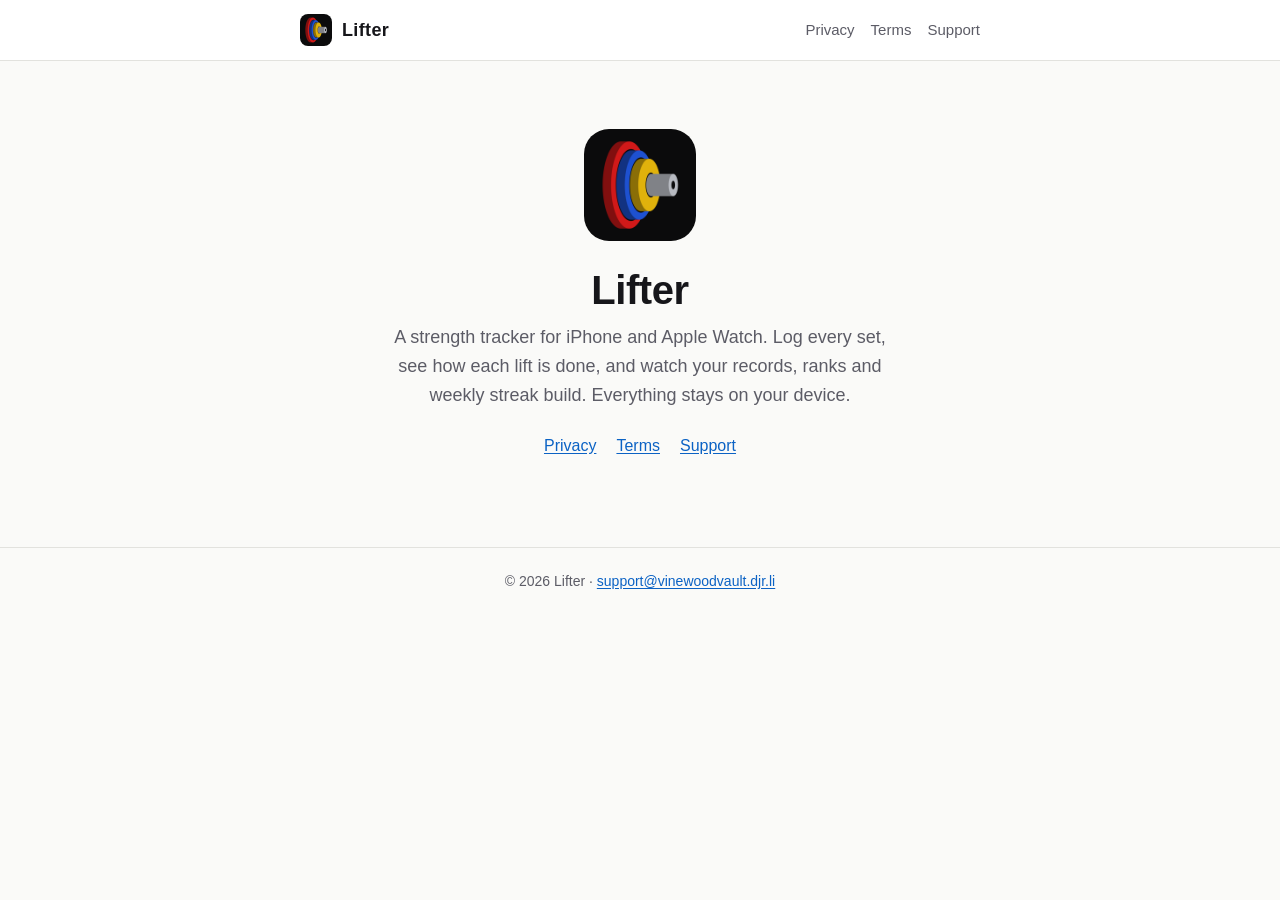
<file: index.html>
<!doctype html>
<html lang="en">
<head>
<meta charset="utf-8">
<meta name="viewport" content="width=device-width, initial-scale=1">
<title>Lifter</title>
<meta name="description" content="Lifter is a strength tracker for iPhone and Apple Watch. No account, and your data stays on your device.">
<link rel="icon" href="icon.png" type="image/png">
<link rel="stylesheet" href="style.css">
</head>
<body>
<header class="site">
  <div class="inner">
    <a class="wordmark" href="index.html"><img src="icon.png" alt="">Lifter</a>
    <nav>
      <a href="privacy.html">Privacy</a>
      <a href="terms.html">Terms</a>
      <a href="support.html">Support</a>
    </nav>
  </div>
</header>

<main>
  <div class="hero">
    <img class="icon" src="icon.png" alt="">
    <h1>Lifter</h1>
    <p class="blurb">A strength tracker for iPhone and Apple Watch. Log every
      set, see how each lift is done, and watch your records, ranks and weekly
      streak build. Everything stays on your device.</p>
    <div class="links">
      <a href="privacy.html">Privacy</a>
      <a href="terms.html">Terms</a>
      <a href="support.html">Support</a>
    </div>
  </div>
</main>

<footer>
  &copy; 2026 Lifter &middot; <a href="mailto:support@vinewoodvault.djr.li">support@vinewoodvault.djr.li</a>
</footer>
</body>
</html>
</file>
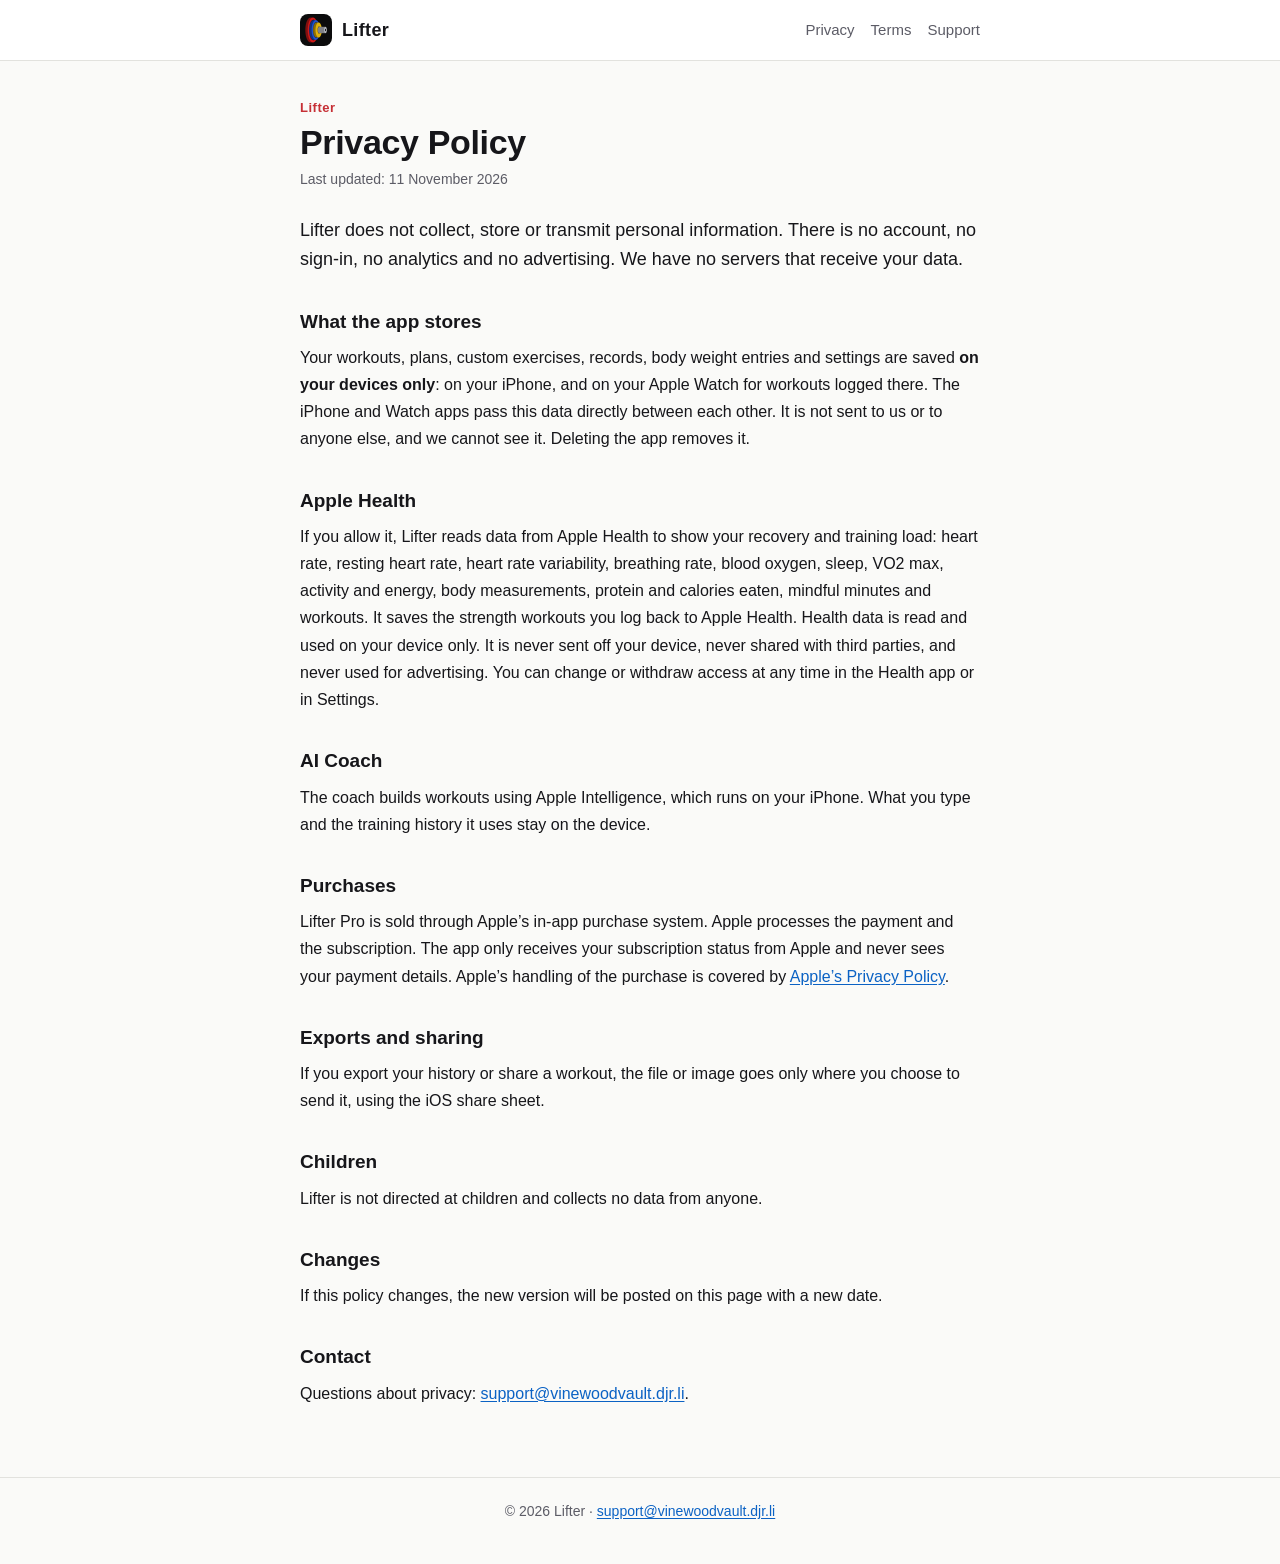
<file: privacy.html>
<!doctype html>
<html lang="en">
<head>
<meta charset="utf-8">
<meta name="viewport" content="width=device-width, initial-scale=1">
<title>Privacy Policy &middot; Lifter</title>

<link rel="icon" href="icon.png" type="image/png">
<link rel="stylesheet" href="style.css">
</head>
<body>
<header class="site">
  <div class="inner">
    <a class="wordmark" href="index.html"><img src="icon.png" alt="">Lifter</a>
    <nav>
      <a href="privacy.html">Privacy</a>
      <a href="terms.html">Terms</a>
      <a href="support.html">Support</a>
    </nav>
  </div>
</header>

<main>
  <p class="eyebrow">Lifter</p>
  <h1>Privacy Policy</h1>
  <p class="updated">Last updated: <time datetime="2026-11-11">11 November 2026</time></p>

  <p class="lede">Lifter does not collect, store or transmit personal
    information. There is no account, no sign-in, no analytics and no
    advertising. We have no servers that receive your data.</p>

  <h2>What the app stores</h2>
  <p>Your workouts, plans, custom exercises, records, body weight entries and
    settings are saved <strong>on your devices only</strong>: on your iPhone,
    and on your Apple Watch for workouts logged there. The iPhone and Watch
    apps pass this data directly between each other. It is not sent to us or
    to anyone else, and we cannot see it. Deleting the app removes it.</p>

  <h2>Apple Health</h2>
  <p>If you allow it, Lifter reads data from Apple Health to show your
    recovery and training load: heart rate, resting heart rate, heart rate
    variability, breathing rate, blood oxygen, sleep, VO2 max, activity and
    energy, body measurements, protein and calories eaten, mindful minutes and
    workouts. It
    saves the strength workouts you log back to Apple Health. Health data is
    read and used on your device only. It is never sent off your device, never
    shared with third parties, and never used for advertising. You can change
    or withdraw access at any time in the Health app or in Settings.</p>

  <h2>AI Coach</h2>
  <p>The coach builds workouts using Apple Intelligence, which runs on your
    iPhone. What you type and the training history it uses stay on the device.</p>

  <h2>Purchases</h2>
  <p>Lifter Pro is sold through Apple&rsquo;s in-app purchase system. Apple
    processes the payment and the subscription. The app only receives your
    subscription status from Apple and never sees your payment details.
    Apple&rsquo;s handling of the purchase is covered by
    <a href="https://www.apple.com/legal/privacy/">Apple&rsquo;s Privacy Policy</a>.</p>

  <h2>Exports and sharing</h2>
  <p>If you export your history or share a workout, the file or image goes
    only where you choose to send it, using the iOS share sheet.</p>

  <h2>Children</h2>
  <p>Lifter is not directed at children and collects no data from anyone.</p>

  <h2>Changes</h2>
  <p>If this policy changes, the new version will be posted on this page with
    a new date.</p>

  <h2>Contact</h2>
  <p>Questions about privacy: <a href="mailto:support@vinewoodvault.djr.li">support@vinewoodvault.djr.li</a>.</p>
</main>

<footer>
  &copy; 2026 Lifter &middot; <a href="mailto:support@vinewoodvault.djr.li">support@vinewoodvault.djr.li</a>
</footer>
</body>
</html>
</file>
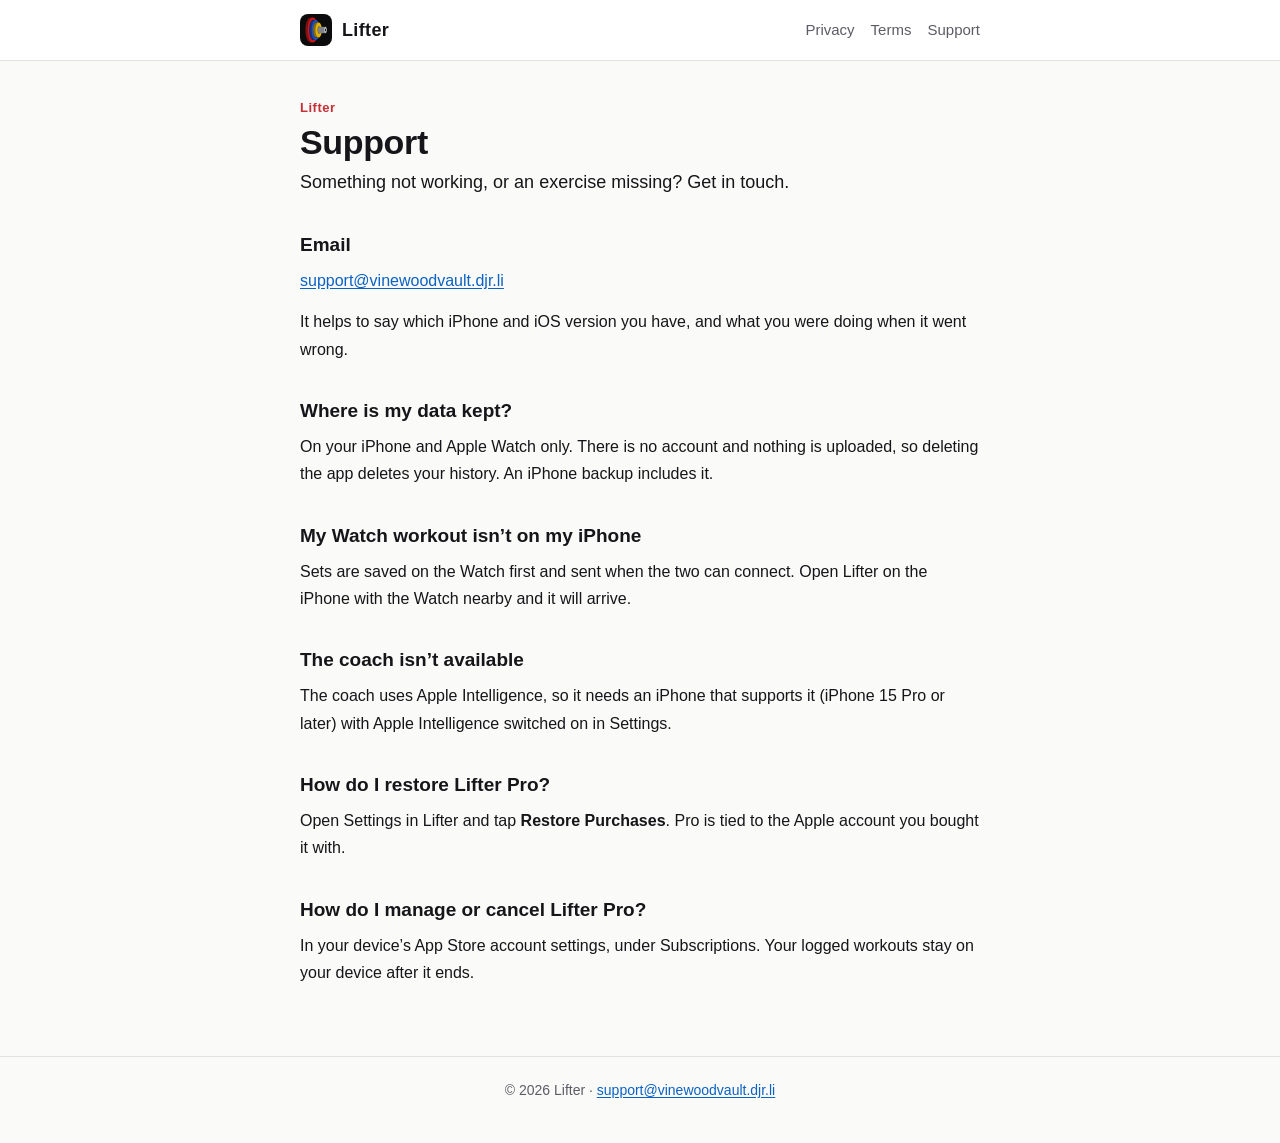
<file: support.html>
<!doctype html>
<html lang="en">
<head>
<meta charset="utf-8">
<meta name="viewport" content="width=device-width, initial-scale=1">
<title>Support &middot; Lifter</title>

<link rel="icon" href="icon.png" type="image/png">
<link rel="stylesheet" href="style.css">
</head>
<body>
<header class="site">
  <div class="inner">
    <a class="wordmark" href="index.html"><img src="icon.png" alt="">Lifter</a>
    <nav>
      <a href="privacy.html">Privacy</a>
      <a href="terms.html">Terms</a>
      <a href="support.html">Support</a>
    </nav>
  </div>
</header>

<main>
  <p class="eyebrow">Lifter</p>
  <h1>Support</h1>

  <p class="lede">Something not working, or an exercise missing? Get in touch.</p>

  <h2>Email</h2>
  <p><a href="mailto:support@vinewoodvault.djr.li?subject=Lifter">support@vinewoodvault.djr.li</a></p>
  <p>It helps to say which iPhone and iOS version you have, and what you were
    doing when it went wrong.</p>

  <h2>Where is my data kept?</h2>
  <p>On your iPhone and Apple Watch only. There is no account and nothing is
    uploaded, so deleting the app deletes your history. An iPhone backup
    includes it.</p>

  <h2>My Watch workout isn&rsquo;t on my iPhone</h2>
  <p>Sets are saved on the Watch first and sent when the two can connect.
    Open Lifter on the iPhone with the Watch nearby and it will arrive.</p>

  <h2>The coach isn&rsquo;t available</h2>
  <p>The coach uses Apple Intelligence, so it needs an iPhone that supports it
    (iPhone 15 Pro or later) with Apple Intelligence switched on in Settings.</p>

  <h2>How do I restore Lifter Pro?</h2>
  <p>Open Settings in Lifter and tap <strong>Restore Purchases</strong>. Pro is
    tied to the Apple account you bought it with.</p>

  <h2>How do I manage or cancel Lifter Pro?</h2>
  <p>In your device&rsquo;s App Store account settings, under Subscriptions.
    Your logged workouts stay on your device after it ends.</p>
</main>

<footer>
  &copy; 2026 Lifter &middot; <a href="mailto:support@vinewoodvault.djr.li">support@vinewoodvault.djr.li</a>
</footer>
</body>
</html>
</file>
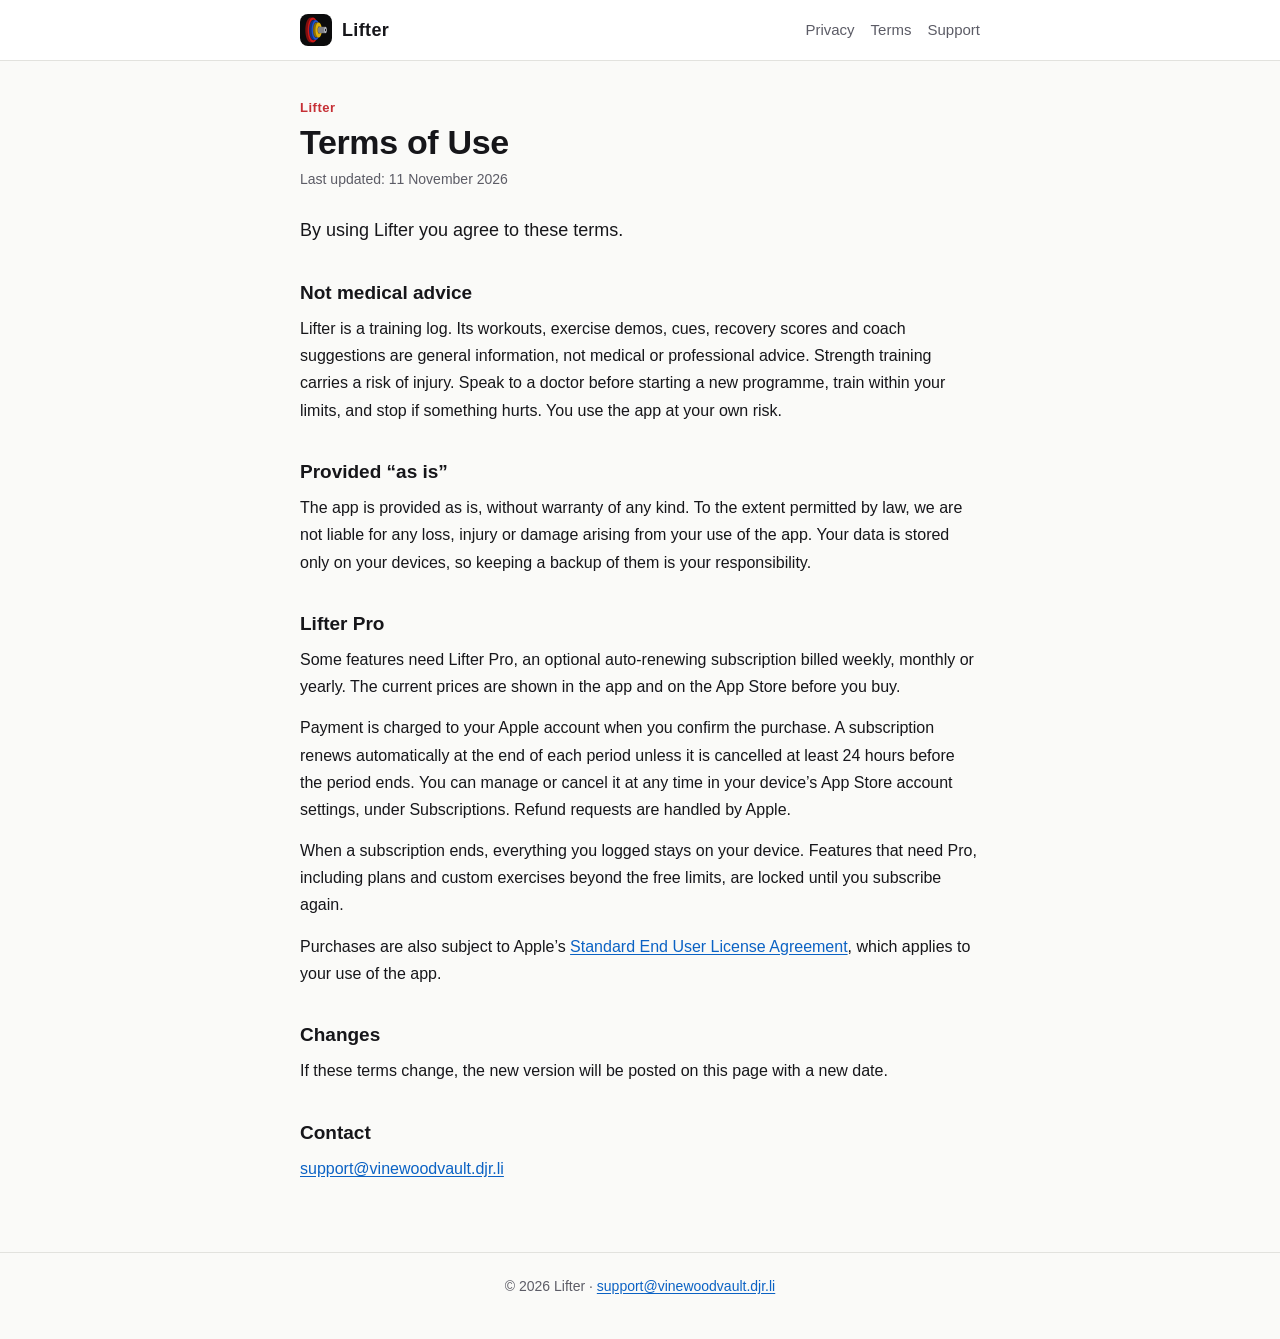
<file: terms.html>
<!doctype html>
<html lang="en">
<head>
<meta charset="utf-8">
<meta name="viewport" content="width=device-width, initial-scale=1">
<title>Terms of Use &middot; Lifter</title>

<link rel="icon" href="icon.png" type="image/png">
<link rel="stylesheet" href="style.css">
</head>
<body>
<header class="site">
  <div class="inner">
    <a class="wordmark" href="index.html"><img src="icon.png" alt="">Lifter</a>
    <nav>
      <a href="privacy.html">Privacy</a>
      <a href="terms.html">Terms</a>
      <a href="support.html">Support</a>
    </nav>
  </div>
</header>

<main>
  <p class="eyebrow">Lifter</p>
  <h1>Terms of Use</h1>
  <p class="updated">Last updated: <time datetime="2026-11-11">11 November 2026</time></p>

  <p class="lede">By using Lifter you agree to these terms.</p>

  <h2>Not medical advice</h2>
  <p>Lifter is a training log. Its workouts, exercise demos, cues, recovery
    scores and coach suggestions are general information, not medical or
    professional advice. Strength training carries a risk of injury. Speak to
    a doctor before starting a new programme, train within your limits, and
    stop if something hurts. You use the app at your own risk.</p>

  <h2>Provided &ldquo;as is&rdquo;</h2>
  <p>The app is provided as is, without warranty of any kind. To the extent
    permitted by law, we are not liable for any loss, injury or damage arising
    from your use of the app. Your data is stored only on your devices, so
    keeping a backup of them is your responsibility.</p>

  <h2>Lifter Pro</h2>
  <p>Some features need Lifter Pro, an optional auto-renewing subscription
    billed weekly, monthly or yearly. The current prices are shown in the app
    and on the App Store before you buy.</p>
  <p>Payment is charged to your Apple account when you confirm the purchase.
    A subscription renews automatically at the end of each period unless it is
    cancelled at least 24&nbsp;hours before the period ends. You can manage or
    cancel it at any time in your device&rsquo;s App Store account settings,
    under Subscriptions. Refund requests are handled by Apple.</p>
  <p>When a subscription ends, everything you logged stays on your device.
    Features that need Pro, including plans and custom exercises beyond the
    free limits, are locked until you subscribe again.</p>
  <p>Purchases are also subject to Apple&rsquo;s
    <a href="https://www.apple.com/legal/internet-services/itunes/dev/stdeula/">Standard
    End User License Agreement</a>, which applies to your use of the app.</p>

  <h2>Changes</h2>
  <p>If these terms change, the new version will be posted on this page with
    a new date.</p>

  <h2>Contact</h2>
  <p><a href="mailto:support@vinewoodvault.djr.li">support@vinewoodvault.djr.li</a></p>
</main>

<footer>
  &copy; 2026 Lifter &middot; <a href="mailto:support@vinewoodvault.djr.li">support@vinewoodvault.djr.li</a>
</footer>
</body>
</html>
</file>
<file: style.css>
:root{--bg:#0d0d0f;--bg2:#151518;--text:#f2f2f0;--dim:#a2a2a8;--rule:#2a2a30;--accent:#e5484d;--link:#6cb6ff;
--sans:-apple-system,BlinkMacSystemFont,"Segoe UI",Roboto,Helvetica,Arial,sans-serif}
@media (prefers-color-scheme:light){:root{--bg:#fafaf8;--bg2:#fff;--text:#16161a;--dim:#5c5c66;--rule:#e2e2de;--accent:#c62f35;--link:#0b62c4}}
*{box-sizing:border-box}html{-webkit-text-size-adjust:100%}
body{margin:0;background:var(--bg);color:var(--text);font:16px/1.7 var(--sans)}
a{color:var(--link);text-underline-offset:2px}
header.site{border-bottom:1px solid var(--rule);background:var(--bg2)}
header.site .inner{max-width:720px;margin:0 auto;padding:14px 20px;display:flex;align-items:center;gap:14px;flex-wrap:wrap}
a.wordmark{display:flex;align-items:center;gap:10px;font-weight:800;letter-spacing:.02em;font-size:18px;color:var(--text);text-decoration:none;margin-right:auto}
a.wordmark img{width:32px;height:32px;border-radius:8px}
nav{display:flex;gap:16px}nav a{color:var(--dim);text-decoration:none;font-size:15px}nav a:hover{color:var(--text)}
main{max-width:720px;margin:0 auto;padding:36px 20px 56px}
.eyebrow{margin:0;color:var(--accent);font-weight:700;font-size:13px;letter-spacing:.04em}
h1{margin:4px 0 6px;font-size:34px;line-height:1.15;letter-spacing:-.01em}
.updated{margin:0 0 24px;color:var(--dim);font-size:14px}
.lede{font-size:18px;line-height:1.6}
h2{margin:32px 0 6px;font-size:19px}
p{margin:0 0 14px}ul{margin:0 0 14px;padding-left:22px}
.hero{text-align:center;padding:32px 0}.hero img.icon{width:112px;height:112px;border-radius:25px}
.hero h1{font-size:40px;margin-top:18px}.hero .blurb{max-width:520px;margin:10px auto 22px;color:var(--dim);font-size:18px;line-height:1.6}
.hero .links{display:flex;gap:20px;justify-content:center}
footer{border-top:1px solid var(--rule);color:var(--dim);font-size:14px;text-align:center;padding:22px 20px 40px}
</file>
